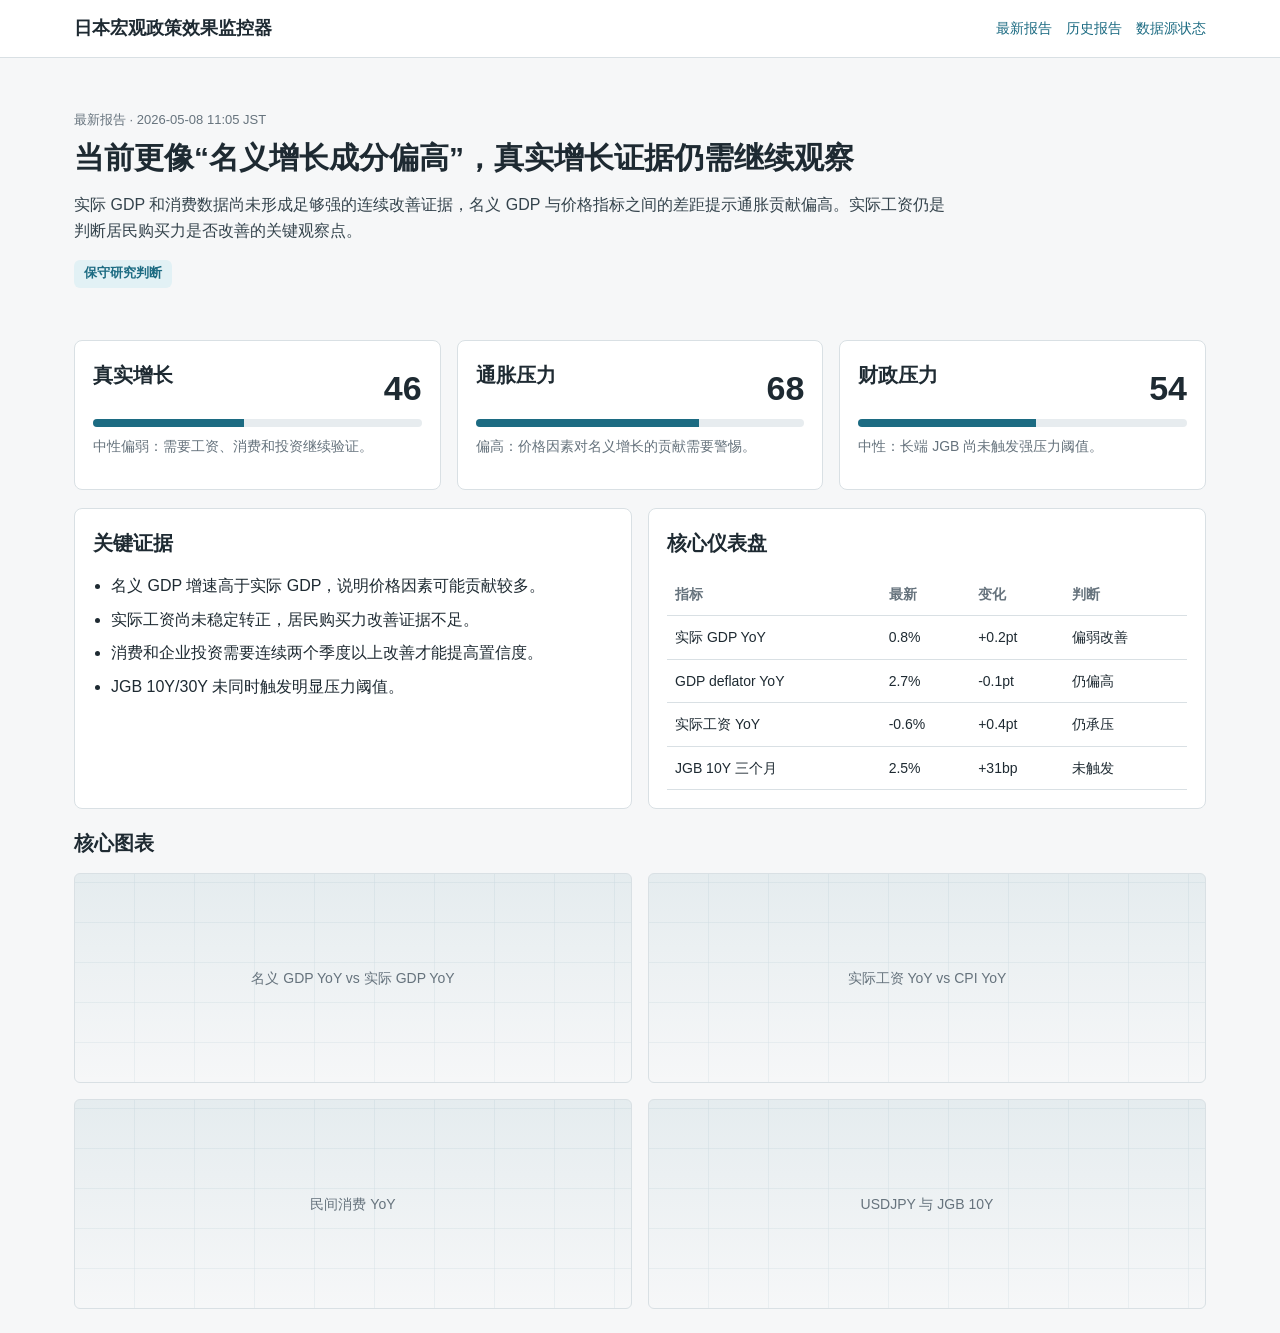
<file: ui-static/index.html>
<!doctype html>
<html lang="zh-CN">
<head>
  <meta charset="utf-8">
  <meta name="viewport" content="width=device-width, initial-scale=1">
  <title>日本宏观政策效果监控器</title>
  <link rel="stylesheet" href="styles.css">
</head>
<body>
  <header class="topbar">
    <nav class="nav">
      <div class="brand">日本宏观政策效果监控器</div>
      <div class="nav-links">
        <a href="index.html">最新报告</a>
        <a href="reports.html">历史报告</a>
        <a href="sources.html">数据源状态</a>
      </div>
    </nav>
  </header>
  <main class="shell">
    <section class="hero">
      <p class="eyebrow">最新报告 · 2026-05-08 11:05 JST</p>
      <h1>当前更像“名义增长成分偏高”，真实增长证据仍需继续观察</h1>
      <p class="summary">实际 GDP 和消费数据尚未形成足够强的连续改善证据，名义 GDP 与价格指标之间的差距提示通胀贡献偏高。实际工资仍是判断居民购买力是否改善的关键观察点。</p>
      <p><span class="label">保守研究判断</span></p>
    </section>

    <section class="grid grid-3 section">
      <div class="panel">
        <div class="score">
          <h2>真实增长</h2>
          <div class="score-value">46</div>
        </div>
        <div class="meter"><span style="width:46%"></span></div>
        <p class="score-note">中性偏弱：需要工资、消费和投资继续验证。</p>
      </div>
      <div class="panel">
        <div class="score">
          <h2>通胀压力</h2>
          <div class="score-value">68</div>
        </div>
        <div class="meter"><span style="width:68%"></span></div>
        <p class="score-note">偏高：价格因素对名义增长的贡献需要警惕。</p>
      </div>
      <div class="panel">
        <div class="score">
          <h2>财政压力</h2>
          <div class="score-value">54</div>
        </div>
        <div class="meter"><span style="width:54%"></span></div>
        <p class="score-note">中性：长端 JGB 尚未触发强压力阈值。</p>
      </div>
    </section>

    <section class="grid grid-2 section">
      <div class="panel">
        <h2>关键证据</h2>
        <ul class="evidence">
          <li>名义 GDP 增速高于实际 GDP，说明价格因素可能贡献较多。</li>
          <li>实际工资尚未稳定转正，居民购买力改善证据不足。</li>
          <li>消费和企业投资需要连续两个季度以上改善才能提高置信度。</li>
          <li>JGB 10Y/30Y 未同时触发明显压力阈值。</li>
        </ul>
      </div>
      <div class="panel">
        <h2>核心仪表盘</h2>
        <table class="dashboard">
          <thead>
            <tr><th>指标</th><th>最新</th><th>变化</th><th>判断</th></tr>
          </thead>
          <tbody>
            <tr><td>实际 GDP YoY</td><td>0.8%</td><td>+0.2pt</td><td>偏弱改善</td></tr>
            <tr><td>GDP deflator YoY</td><td>2.7%</td><td>-0.1pt</td><td>仍偏高</td></tr>
            <tr><td>实际工资 YoY</td><td>-0.6%</td><td>+0.4pt</td><td>仍承压</td></tr>
            <tr><td>JGB 10Y 三个月</td><td>2.5%</td><td>+31bp</td><td>未触发</td></tr>
          </tbody>
        </table>
      </div>
    </section>

    <section class="section">
      <h2>核心图表</h2>
      <div class="grid grid-2">
        <div class="chart-placeholder">名义 GDP YoY vs 实际 GDP YoY</div>
        <div class="chart-placeholder">实际工资 YoY vs CPI YoY</div>
        <div class="chart-placeholder">民间消费 YoY</div>
        <div class="chart-placeholder">USDJPY 与 JGB 10Y</div>
      </div>
    </section>
  </main>
</body>
</html>
</file>
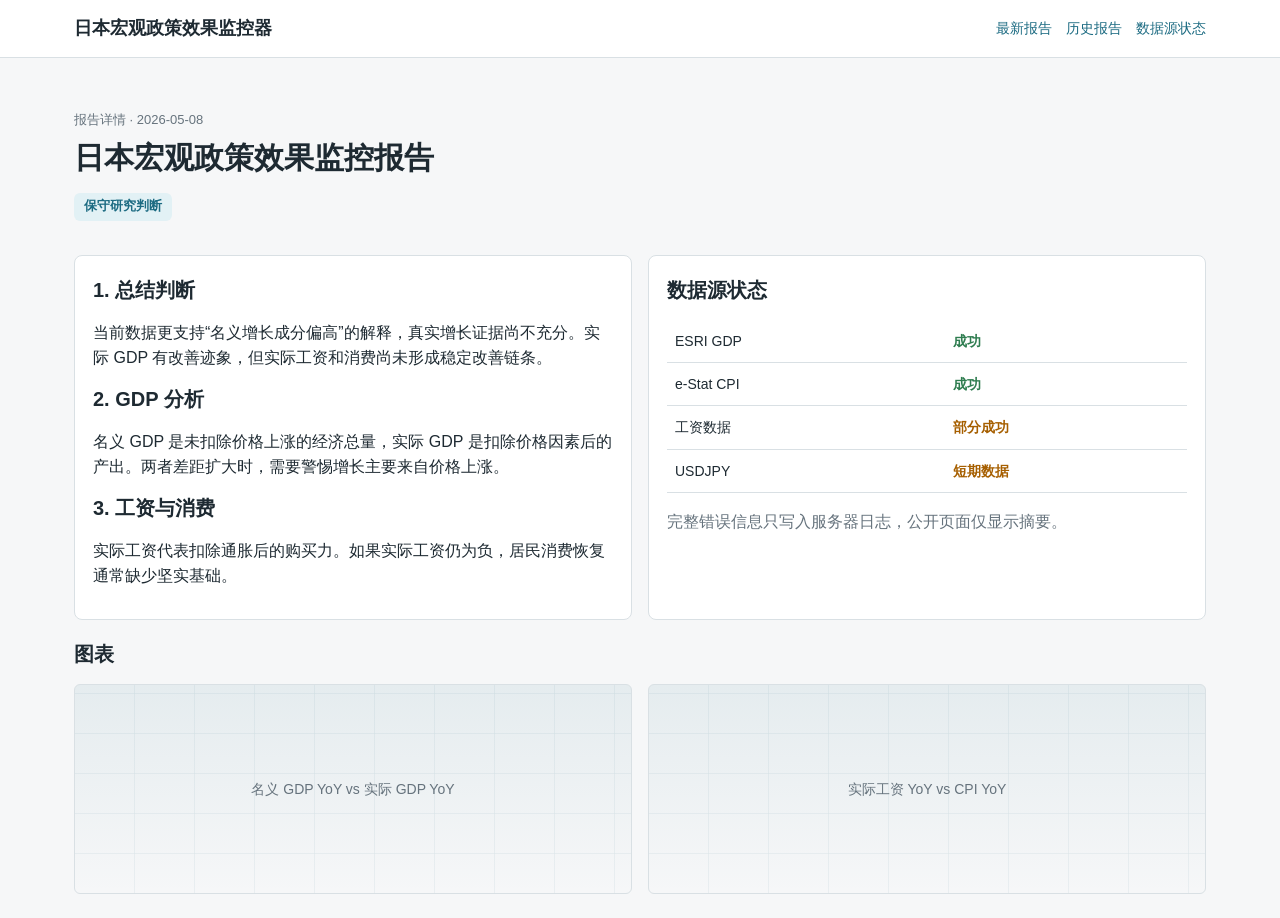
<file: ui-static/report-detail.html>
<!doctype html>
<html lang="zh-CN">
<head>
  <meta charset="utf-8">
  <meta name="viewport" content="width=device-width, initial-scale=1">
  <title>报告详情</title>
  <link rel="stylesheet" href="styles.css">
</head>
<body>
  <header class="topbar">
    <nav class="nav">
      <div class="brand">日本宏观政策效果监控器</div>
      <div class="nav-links">
        <a href="index.html">最新报告</a>
        <a href="reports.html">历史报告</a>
        <a href="sources.html">数据源状态</a>
      </div>
    </nav>
  </header>
  <main class="shell">
    <section class="hero">
      <p class="eyebrow">报告详情 · 2026-05-08</p>
      <h1>日本宏观政策效果监控报告</h1>
      <p><span class="label">保守研究判断</span></p>
    </section>
    <section class="grid grid-2">
      <article class="panel report-body">
        <h2>1. 总结判断</h2>
        <p>当前数据更支持“名义增长成分偏高”的解释，真实增长证据尚不充分。实际 GDP 有改善迹象，但实际工资和消费尚未形成稳定改善链条。</p>
        <h2>2. GDP 分析</h2>
        <p>名义 GDP 是未扣除价格上涨的经济总量，实际 GDP 是扣除价格因素后的产出。两者差距扩大时，需要警惕增长主要来自价格上涨。</p>
        <h2>3. 工资与消费</h2>
        <p>实际工资代表扣除通胀后的购买力。如果实际工资仍为负，居民消费恢复通常缺少坚实基础。</p>
      </article>
      <aside class="panel">
        <h2>数据源状态</h2>
        <table class="dashboard">
          <tbody>
            <tr><td>ESRI GDP</td><td class="status-ok">成功</td></tr>
            <tr><td>e-Stat CPI</td><td class="status-ok">成功</td></tr>
            <tr><td>工资数据</td><td class="status-warn">部分成功</td></tr>
            <tr><td>USDJPY</td><td class="status-warn">短期数据</td></tr>
          </tbody>
        </table>
        <p class="muted">完整错误信息只写入服务器日志，公开页面仅显示摘要。</p>
      </aside>
    </section>
    <section class="section">
      <h2>图表</h2>
      <div class="grid grid-2">
        <div class="chart-placeholder">名义 GDP YoY vs 实际 GDP YoY</div>
        <div class="chart-placeholder">实际工资 YoY vs CPI YoY</div>
      </div>
    </section>
  </main>
</body>
</html>
</file>
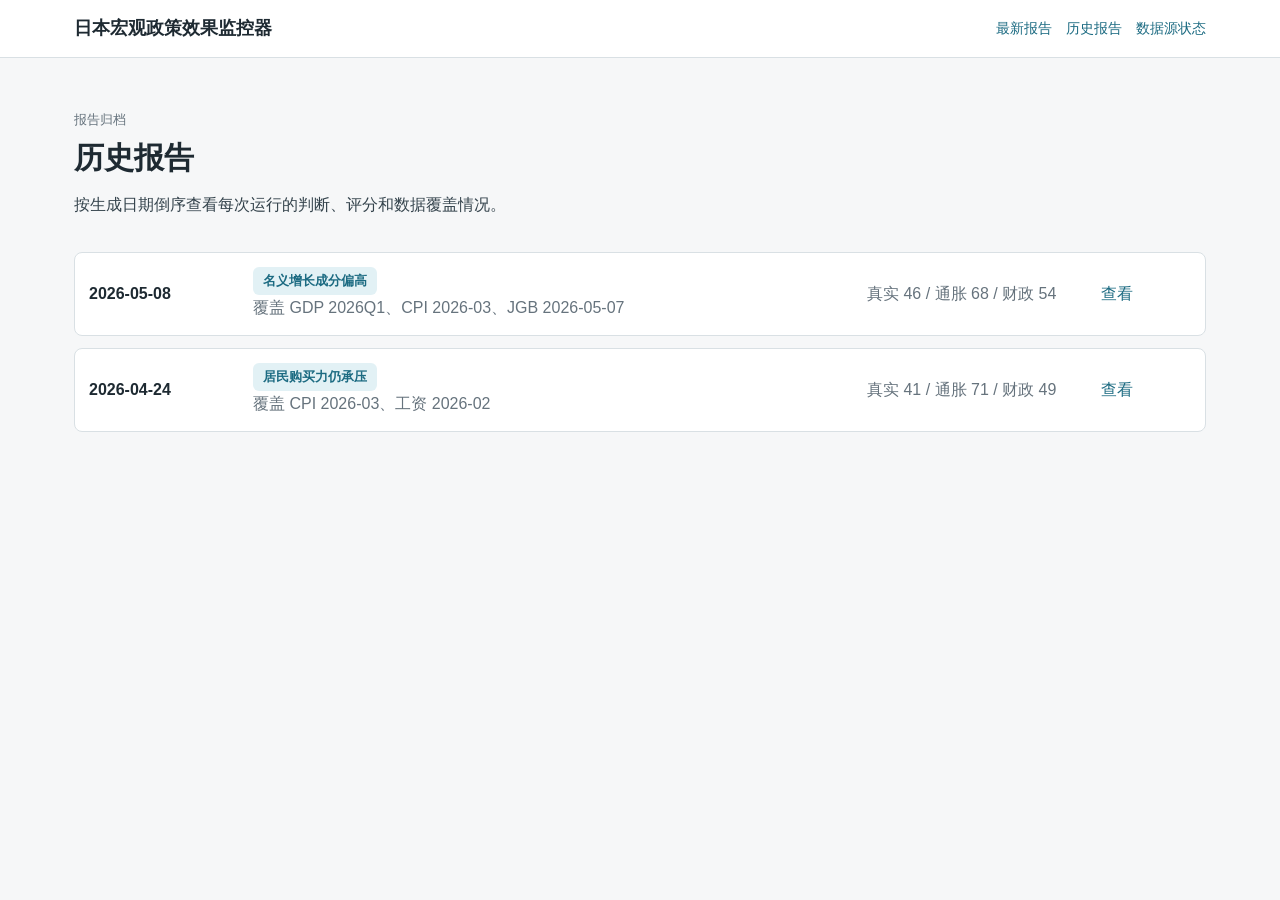
<file: ui-static/reports.html>
<!doctype html>
<html lang="zh-CN">
<head>
  <meta charset="utf-8">
  <meta name="viewport" content="width=device-width, initial-scale=1">
  <title>历史报告</title>
  <link rel="stylesheet" href="styles.css">
</head>
<body>
  <header class="topbar">
    <nav class="nav">
      <div class="brand">日本宏观政策效果监控器</div>
      <div class="nav-links">
        <a href="index.html">最新报告</a>
        <a href="reports.html">历史报告</a>
        <a href="sources.html">数据源状态</a>
      </div>
    </nav>
  </header>
  <main class="shell">
    <section class="hero">
      <p class="eyebrow">报告归档</p>
      <h1>历史报告</h1>
      <p class="summary">按生成日期倒序查看每次运行的判断、评分和数据覆盖情况。</p>
    </section>
    <section class="report-list">
      <div class="report-row">
        <strong>2026-05-08</strong>
        <div><span class="label">名义增长成分偏高</span><div class="muted">覆盖 GDP 2026Q1、CPI 2026-03、JGB 2026-05-07</div></div>
        <div class="muted">真实 46 / 通胀 68 / 财政 54</div>
        <a href="report-detail.html">查看</a>
      </div>
      <div class="report-row">
        <strong>2026-04-24</strong>
        <div><span class="label">居民购买力仍承压</span><div class="muted">覆盖 CPI 2026-03、工资 2026-02</div></div>
        <div class="muted">真实 41 / 通胀 71 / 财政 49</div>
        <a href="report-detail.html">查看</a>
      </div>
    </section>
  </main>
</body>
</html>
</file>
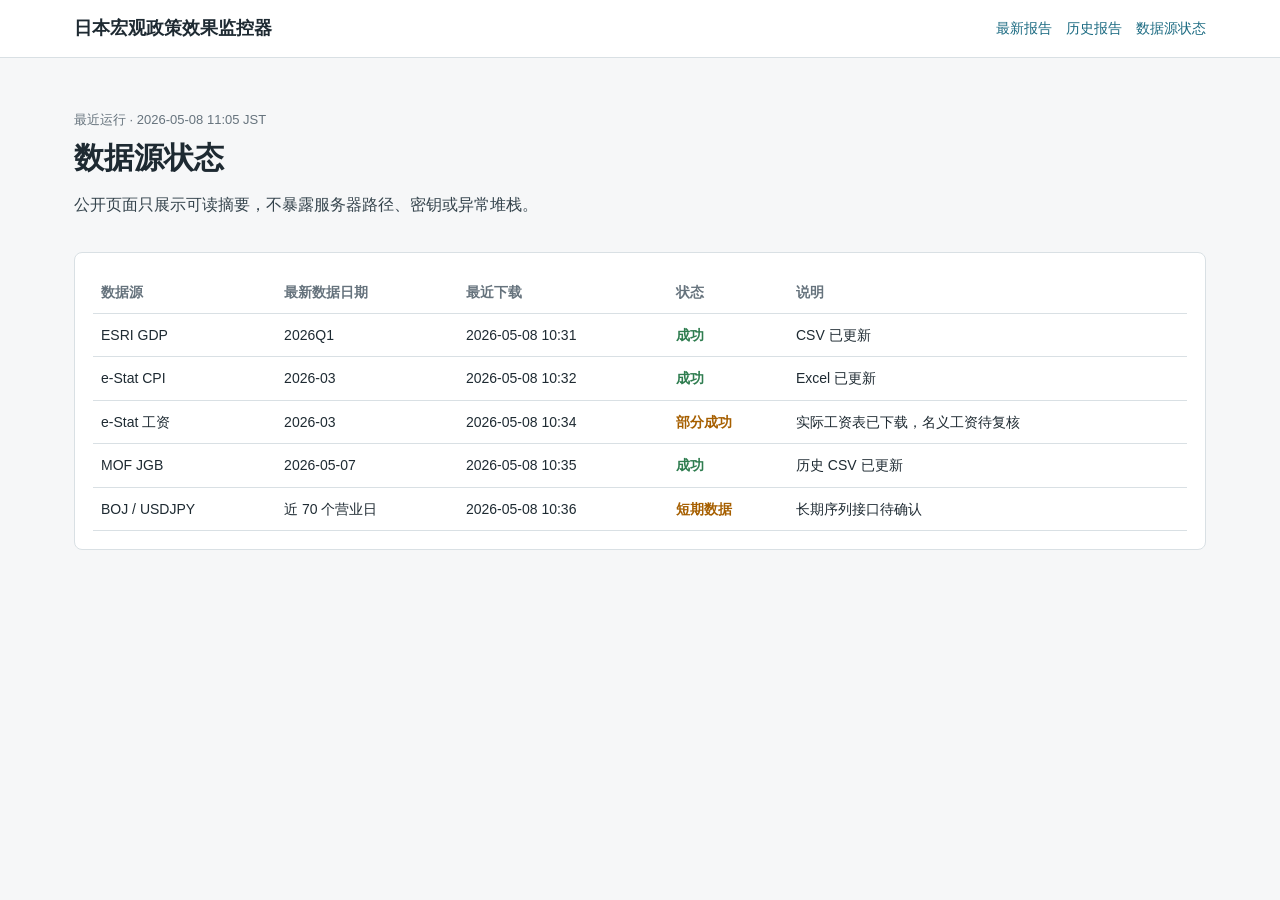
<file: ui-static/sources.html>
<!doctype html>
<html lang="zh-CN">
<head>
  <meta charset="utf-8">
  <meta name="viewport" content="width=device-width, initial-scale=1">
  <title>数据源状态</title>
  <link rel="stylesheet" href="styles.css">
</head>
<body>
  <header class="topbar">
    <nav class="nav">
      <div class="brand">日本宏观政策效果监控器</div>
      <div class="nav-links">
        <a href="index.html">最新报告</a>
        <a href="reports.html">历史报告</a>
        <a href="sources.html">数据源状态</a>
      </div>
    </nav>
  </header>
  <main class="shell">
    <section class="hero">
      <p class="eyebrow">最近运行 · 2026-05-08 11:05 JST</p>
      <h1>数据源状态</h1>
      <p class="summary">公开页面只展示可读摘要，不暴露服务器路径、密钥或异常堆栈。</p>
    </section>
    <section class="panel">
      <table class="dashboard">
        <thead>
          <tr><th>数据源</th><th>最新数据日期</th><th>最近下载</th><th>状态</th><th>说明</th></tr>
        </thead>
        <tbody>
          <tr><td>ESRI GDP</td><td>2026Q1</td><td>2026-05-08 10:31</td><td class="status-ok">成功</td><td>CSV 已更新</td></tr>
          <tr><td>e-Stat CPI</td><td>2026-03</td><td>2026-05-08 10:32</td><td class="status-ok">成功</td><td>Excel 已更新</td></tr>
          <tr><td>e-Stat 工资</td><td>2026-03</td><td>2026-05-08 10:34</td><td class="status-warn">部分成功</td><td>实际工资表已下载，名义工资待复核</td></tr>
          <tr><td>MOF JGB</td><td>2026-05-07</td><td>2026-05-08 10:35</td><td class="status-ok">成功</td><td>历史 CSV 已更新</td></tr>
          <tr><td>BOJ / USDJPY</td><td>近 70 个营业日</td><td>2026-05-08 10:36</td><td class="status-warn">短期数据</td><td>长期序列接口待确认</td></tr>
        </tbody>
      </table>
    </section>
  </main>
</body>
</html>
</file>
<file: ui-static/styles.css>
:root {
  color-scheme: light;
  --bg: #f6f7f8;
  --panel: #ffffff;
  --panel-soft: #f0f4f6;
  --text: #1e2a32;
  --muted: #66737d;
  --line: #d9e0e4;
  --accent: #1c6b82;
  --accent-soft: #e2f1f5;
  --warn: #a65f00;
  --bad: #a23b3b;
  --good: #2f7d50;
}

* {
  box-sizing: border-box;
}

body {
  margin: 0;
  background: var(--bg);
  color: var(--text);
  font-family: "Segoe UI", "Noto Sans JP", "Microsoft YaHei", sans-serif;
  line-height: 1.6;
}

a {
  color: var(--accent);
  text-decoration: none;
}

.shell {
  max-width: 1180px;
  margin: 0 auto;
  padding: 24px;
}

.topbar {
  background: var(--panel);
  border-bottom: 1px solid var(--line);
}

.nav {
  max-width: 1180px;
  margin: 0 auto;
  padding: 14px 24px;
  display: flex;
  align-items: center;
  justify-content: space-between;
  gap: 18px;
}

.brand {
  font-weight: 700;
  font-size: 18px;
}

.nav-links {
  display: flex;
  flex-wrap: wrap;
  gap: 14px;
  font-size: 14px;
}

.hero {
  padding: 28px 0 18px;
}

.eyebrow {
  margin: 0 0 8px;
  color: var(--muted);
  font-size: 13px;
}

h1 {
  margin: 0;
  font-size: 30px;
  line-height: 1.25;
}

h2 {
  margin: 0 0 14px;
  font-size: 20px;
}

h3 {
  margin: 0 0 8px;
  font-size: 16px;
}

.summary {
  margin-top: 16px;
  max-width: 880px;
  color: #34434c;
}

.label {
  display: inline-flex;
  align-items: center;
  min-height: 28px;
  padding: 3px 10px;
  border-radius: 6px;
  background: var(--accent-soft);
  color: var(--accent);
  font-weight: 700;
  font-size: 13px;
}

.grid {
  display: grid;
  gap: 16px;
}

.grid-3 {
  grid-template-columns: repeat(3, minmax(0, 1fr));
}

.grid-2 {
  grid-template-columns: repeat(2, minmax(0, 1fr));
}

.panel {
  background: var(--panel);
  border: 1px solid var(--line);
  border-radius: 8px;
  padding: 18px;
}

.score {
  display: flex;
  align-items: end;
  justify-content: space-between;
  gap: 12px;
}

.score-value {
  font-size: 34px;
  line-height: 1;
  font-weight: 700;
}

.score-note {
  margin-top: 8px;
  color: var(--muted);
  font-size: 14px;
}

.meter {
  height: 8px;
  background: #e7ecef;
  border-radius: 999px;
  overflow: hidden;
  margin-top: 14px;
}

.meter span {
  display: block;
  height: 100%;
  background: var(--accent);
}

.evidence {
  margin: 0;
  padding-left: 18px;
}

.evidence li + li {
  margin-top: 8px;
}

.dashboard {
  width: 100%;
  border-collapse: collapse;
  font-size: 14px;
}

.dashboard th,
.dashboard td {
  padding: 10px 8px;
  border-bottom: 1px solid var(--line);
  text-align: left;
  vertical-align: top;
}

.dashboard th {
  color: var(--muted);
  font-weight: 600;
}

.chart-placeholder {
  min-height: 210px;
  display: grid;
  place-items: center;
  background:
    linear-gradient(180deg, rgba(28, 107, 130, 0.08), transparent),
    repeating-linear-gradient(0deg, transparent 0 39px, #dce5e9 40px),
    repeating-linear-gradient(90deg, transparent 0 59px, #dce5e9 60px);
  border: 1px solid var(--line);
  border-radius: 6px;
  color: var(--muted);
  font-size: 14px;
}

.report-list {
  display: grid;
  gap: 12px;
}

.report-row {
  display: grid;
  grid-template-columns: 150px 1fr 220px 90px;
  gap: 14px;
  align-items: center;
  padding: 14px;
  background: var(--panel);
  border: 1px solid var(--line);
  border-radius: 8px;
}

.status-ok {
  color: var(--good);
  font-weight: 700;
}

.status-warn {
  color: var(--warn);
  font-weight: 700;
}

.status-bad {
  color: var(--bad);
  font-weight: 700;
}

.muted {
  color: var(--muted);
}

.section {
  margin-top: 18px;
}

.report-body p {
  margin: 0 0 12px;
}

@media (max-width: 820px) {
  .shell {
    padding: 16px;
  }

  .nav {
    align-items: flex-start;
    flex-direction: column;
    padding: 14px 16px;
  }

  .grid-3,
  .grid-2 {
    grid-template-columns: 1fr;
  }

  .report-row {
    grid-template-columns: 1fr;
  }

  h1 {
    font-size: 24px;
  }
}
</file>
